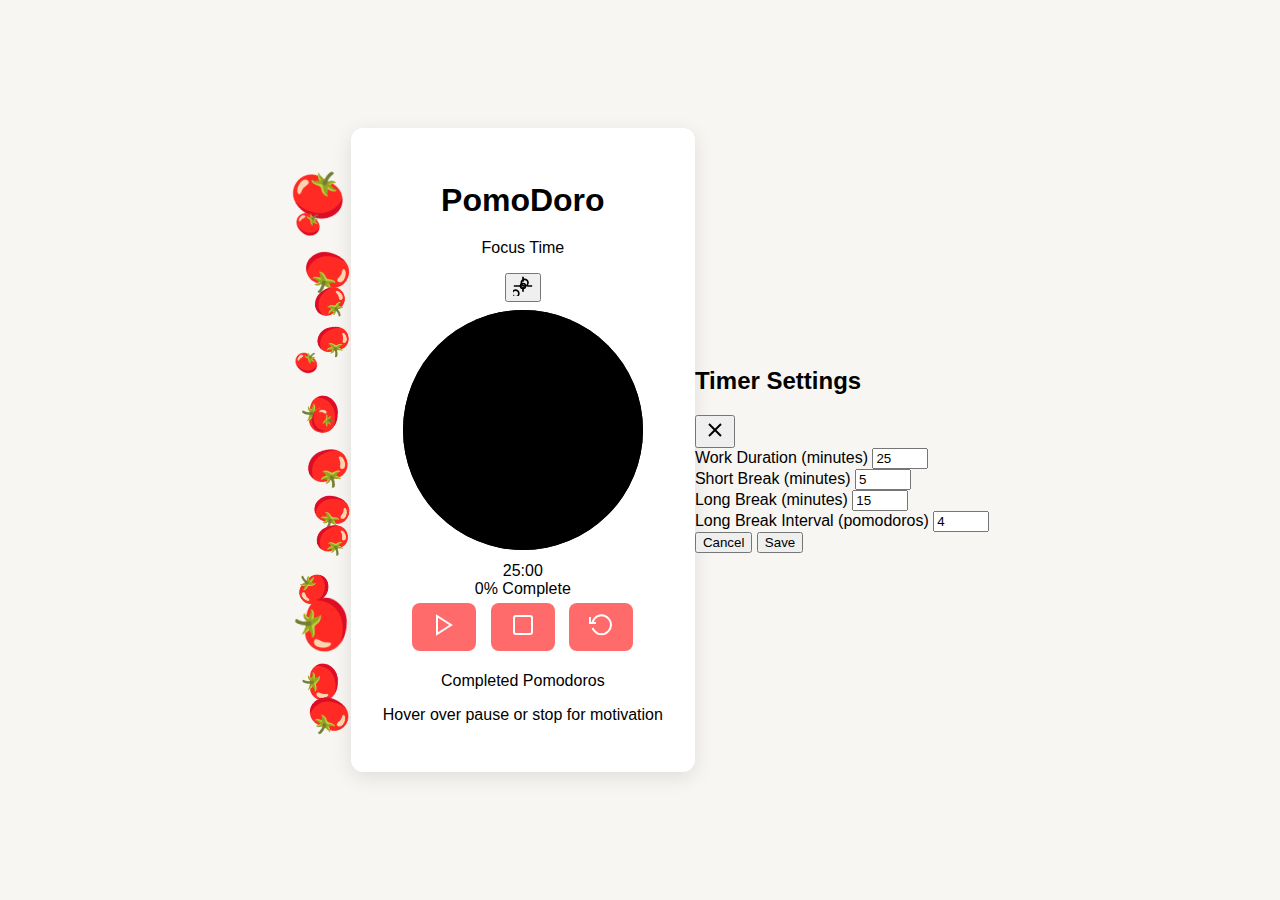
<file: index.html>
<!DOCTYPE html>
<html lang="en">
<head>
    <meta charset="UTF-8">
    <meta name="viewport" content="width=device-width, initial-scale=1.0">
    <title>Motivating Pomodoro Timer</title>
    <link rel="stylesheet" href="style.css">
</head>
<body>
    <!-- Background Tomatoes -->
    <div id="background-tomatoes"></div>
    
    <div class="container">
        <div class="timer-card">
            <!-- Header -->
            <div class="header">
                <div class="title-section">
                    <h1>PomoDoro</h1>
                    <p id="session-type">Focus Time</p>
                </div>
                <button id="settings-btn" class="settings-btn">
                    <svg width="20" height="20" viewBox="0 0 24 24" fill="none" stroke="currentColor" stroke-width="2">
                        <circle cx="12" cy="12" r="3"></circle>
                        <path d="M12 1v6m0 6v6m11-7h-6m-6 0H1m17-4a4 4 0 0 1-8 0 4 4 0 0 1 8 0zM7 21a4 4 0 0 1-8 0 4 4 0 0 1 8 0z"></path>
                    </svg>
                </button>
            </div>

            <!-- Timer Display -->
            <div class="timer-display">
                <svg class="progress-ring" width="256" height="256" viewBox="0 0 256 256">
                    <circle class="progress-ring-bg" cx="128" cy="128" r="120"></circle>
                    <circle class="progress-ring-fill" cx="128" cy="128" r="120" id="progress-circle"></circle>
                </svg>
                <div class="timer-content">
                    <div class="time-display" id="time-display">25:00</div>
                    <div class="progress-text" id="progress-text">0% Complete</div>
                </div>
            </div>

            <!-- Control Buttons -->
            <div class="controls">
                <button id="play-btn" class="control-btn">
                    <svg width="24" height="24" viewBox="0 0 24 24" fill="none" stroke="currentColor" stroke-width="2">
                        <polygon points="5,3 19,12 5,21"></polygon>
                    </svg>
                </button>
                <button id="pause-btn" class="control-btn" style="display: none;">
                    <svg width="24" height="24" viewBox="0 0 24 24" fill="none" stroke="currentColor" stroke-width="2">
                        <rect x="6" y="4" width="4" height="16"></rect>
                        <rect x="14" y="4" width="4" height="16"></rect>
                    </svg>
                </button>
                <button id="stop-btn" class="control-btn">
                    <svg width="24" height="24" viewBox="0 0 24 24" fill="none" stroke="currentColor" stroke-width="2">
                        <rect x="3" y="3" width="18" height="18" rx="2" ry="2"></rect>
                    </svg>
                </button>
                <button id="reset-btn" class="control-btn">
                    <svg width="24" height="24" viewBox="0 0 24 24" fill="none" stroke="currentColor" stroke-width="2">
                        <polyline points="1,4 1,10 7,10"></polyline>
                        <path d="M3.51,15a9,9,0,0,0,2.13,3.09,9,9,0,0,0,13.72,0,9,9,0,0,0,0-12.72,9,9,0,0,0-13.72,0L3.51,9"></path>
                    </svg>
                </button>
            </div>

            <!-- Completed Pomodoros -->
            <div class="pomodoros-section">
                <p class="pomodoros-label">Completed Pomodoros</p>
                <div class="pomodoros-display" id="pomodoros-display"></div>
            </div>

            <!-- Quote Display -->
            <div class="quote-container">
                <div class="quote-display" id="quote-display"></div>
            </div>

            <!-- Hint Text -->
            <div class="hint-text">
                <p>Hover over pause or stop for motivation</p>
            </div>
        </div>
    </div>

    <!-- Settings Modal -->
    <div id="settings-modal" class="modal">
        <div class="modal-content">
            <div class="modal-header">
                <h2>Timer Settings</h2>
                <button id="close-settings" class="close-btn">
                    <svg width="24" height="24" viewBox="0 0 24 24" fill="none" stroke="currentColor" stroke-width="2">
                        <line x1="18" y1="6" x2="6" y2="18"></line>
                        <line x1="6" y1="6" x2="18" y2="18"></line>
                    </svg>
                </button>
            </div>
            <div class="settings-form">
                <div class="form-group">
                    <label for="work-duration">Work Duration (minutes)</label>
                    <input type="number" id="work-duration" min="1" max="60" value="25">
                </div>
                <div class="form-group">
                    <label for="break-duration">Short Break (minutes)</label>
                    <input type="number" id="break-duration" min="1" max="30" value="5">
                </div>
                <div class="form-group">
                    <label for="long-break-duration">Long Break (minutes)</label>
                    <input type="number" id="long-break-duration" min="1" max="60" value="15">
                </div>
                <div class="form-group">
                    <label for="long-break-interval">Long Break Interval (pomodoros)</label>
                    <input type="number" id="long-break-interval" min="2" max="10" value="4">
                </div>
            </div>
            <div class="modal-actions">
                <button id="cancel-settings" class="btn-secondary">Cancel</button>
                <button id="save-settings" class="btn-primary">Save</button>
            </div>
        </div>
    </div>

    <script src="script.js"></script>
</body>
</html>
</file>
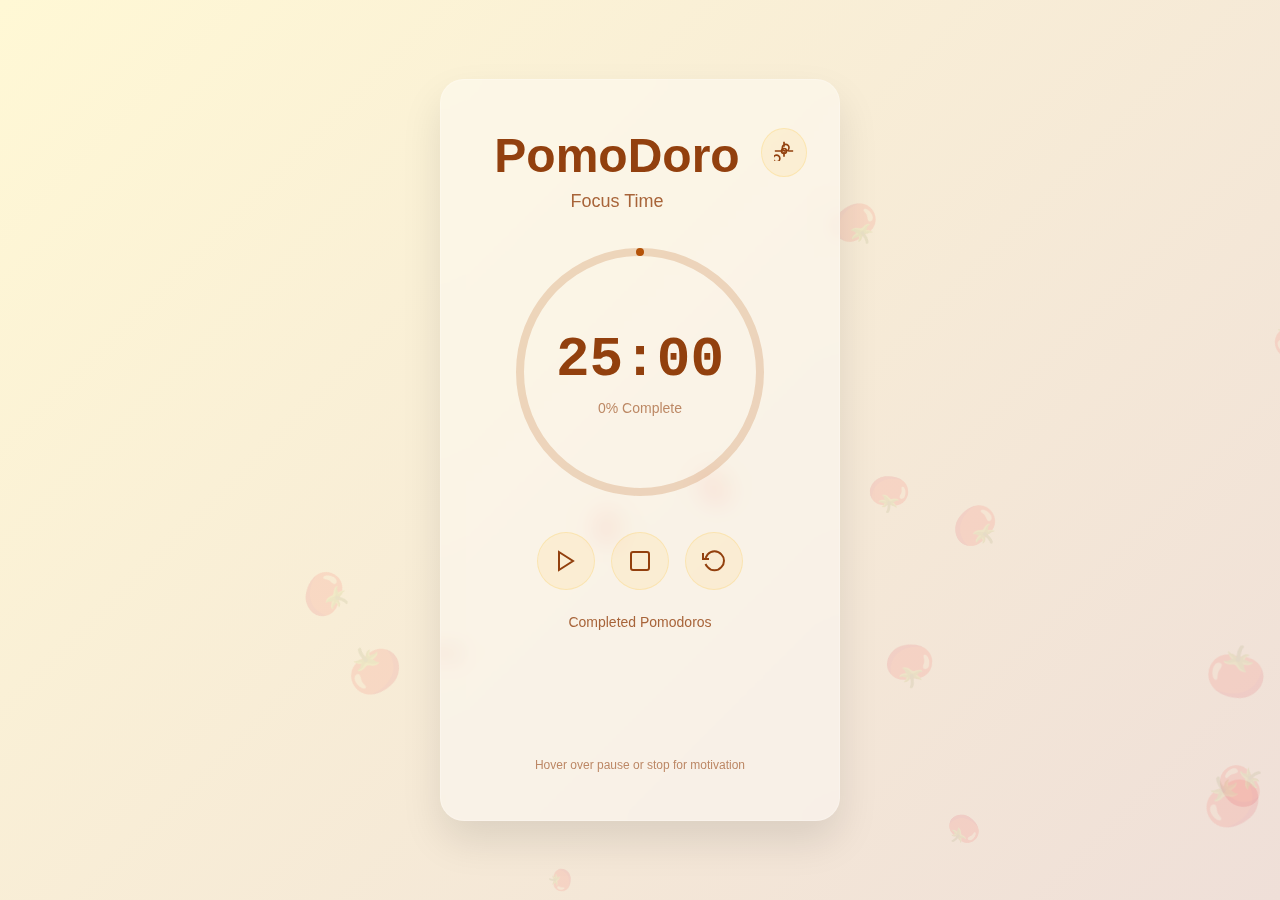
<file: project/index.html>
<!DOCTYPE html>
<html lang="en">
<head>
    <meta charset="UTF-8">
    <meta name="viewport" content="width=device-width, initial-scale=1.0">
    <title>Motivating Pomodoro Timer</title>
    <link rel="stylesheet" href="style.css">
</head>
<body>
    <!-- Background Tomatoes -->
    <div id="background-tomatoes"></div>
    
    <div class="container">
        <div class="timer-card">
            <!-- Header -->
            <div class="header">
                <div class="title-section">
                    <h1>PomoDoro</h1>
                    <p id="session-type">Focus Time</p>
                </div>
                <button id="settings-btn" class="settings-btn">
                    <svg width="20" height="20" viewBox="0 0 24 24" fill="none" stroke="currentColor" stroke-width="2">
                        <circle cx="12" cy="12" r="3"></circle>
                        <path d="M12 1v6m0 6v6m11-7h-6m-6 0H1m17-4a4 4 0 0 1-8 0 4 4 0 0 1 8 0zM7 21a4 4 0 0 1-8 0 4 4 0 0 1 8 0z"></path>
                    </svg>
                </button>
            </div>

            <!-- Timer Display -->
            <div class="timer-display">
                <svg class="progress-ring" width="256" height="256" viewBox="0 0 256 256">
                    <circle class="progress-ring-bg" cx="128" cy="128" r="120"></circle>
                    <circle class="progress-ring-fill" cx="128" cy="128" r="120" id="progress-circle"></circle>
                </svg>
                <div class="timer-content">
                    <div class="time-display" id="time-display">25:00</div>
                    <div class="progress-text" id="progress-text">0% Complete</div>
                </div>
            </div>

            <!-- Control Buttons -->
            <div class="controls">
                <button id="play-btn" class="control-btn">
                    <svg width="24" height="24" viewBox="0 0 24 24" fill="none" stroke="currentColor" stroke-width="2">
                        <polygon points="5,3 19,12 5,21"></polygon>
                    </svg>
                </button>
                <button id="pause-btn" class="control-btn" style="display: none;">
                    <svg width="24" height="24" viewBox="0 0 24 24" fill="none" stroke="currentColor" stroke-width="2">
                        <rect x="6" y="4" width="4" height="16"></rect>
                        <rect x="14" y="4" width="4" height="16"></rect>
                    </svg>
                </button>
                <button id="stop-btn" class="control-btn">
                    <svg width="24" height="24" viewBox="0 0 24 24" fill="none" stroke="currentColor" stroke-width="2">
                        <rect x="3" y="3" width="18" height="18" rx="2" ry="2"></rect>
                    </svg>
                </button>
                <button id="reset-btn" class="control-btn">
                    <svg width="24" height="24" viewBox="0 0 24 24" fill="none" stroke="currentColor" stroke-width="2">
                        <polyline points="1,4 1,10 7,10"></polyline>
                        <path d="M3.51,15a9,9,0,0,0,2.13,3.09,9,9,0,0,0,13.72,0,9,9,0,0,0,0-12.72,9,9,0,0,0-13.72,0L3.51,9"></path>
                    </svg>
                </button>
            </div>

            <!-- Completed Pomodoros -->
            <div class="pomodoros-section">
                <p class="pomodoros-label">Completed Pomodoros</p>
                <div class="pomodoros-display" id="pomodoros-display"></div>
            </div>

            <!-- Quote Display -->
            <div class="quote-container">
                <div class="quote-display" id="quote-display"></div>
            </div>

            <!-- Hint Text -->
            <div class="hint-text">
                <p>Hover over pause or stop for motivation</p>
            </div>
        </div>
    </div>

    <!-- Settings Modal -->
    <div id="settings-modal" class="modal">
        <div class="modal-content">
            <div class="modal-header">
                <h2>Timer Settings</h2>
                <button id="close-settings" class="close-btn">
                    <svg width="24" height="24" viewBox="0 0 24 24" fill="none" stroke="currentColor" stroke-width="2">
                        <line x1="18" y1="6" x2="6" y2="18"></line>
                        <line x1="6" y1="6" x2="18" y2="18"></line>
                    </svg>
                </button>
            </div>
            <div class="settings-form">
                <div class="form-group">
                    <label for="work-duration">Work Duration (minutes)</label>
                    <input type="number" id="work-duration" min="1" max="60" value="25">
                </div>
                <div class="form-group">
                    <label for="break-duration">Short Break (minutes)</label>
                    <input type="number" id="break-duration" min="1" max="30" value="5">
                </div>
                <div class="form-group">
                    <label for="long-break-duration">Long Break (minutes)</label>
                    <input type="number" id="long-break-duration" min="1" max="60" value="15">
                </div>
                <div class="form-group">
                    <label for="long-break-interval">Long Break Interval (pomodoros)</label>
                    <input type="number" id="long-break-interval" min="2" max="10" value="4">
                </div>
            </div>
            <div class="modal-actions">
                <button id="cancel-settings" class="btn-secondary">Cancel</button>
                <button id="save-settings" class="btn-primary">Save</button>
            </div>
        </div>
    </div>

    <script src="script.js"></script>
</body>
</html>
</file>
<file: style.css>
body {
    background-color: #f7f6f2;
    font-family: 'Segoe UI', sans-serif;
    display: flex;
    align-items: center;
    justify-content: center;
    height: 100vh;
    margin: 0;
  }
  
  .container {
    text-align: center;
    padding: 2rem;
    border-radius: 12px;
    background: white;
    box-shadow: 0 5px 20px rgba(0,0,0,0.1);
  }
  
  h1 {
    margin-bottom: 20px;
  }
  
  .timer {
    font-size: 60px;
    margin: 20px 0;
  }
  
  .controls button {
    padding: 10px 20px;
    margin: 5px;
    font-size: 16px;
    border: none;
    border-radius: 8px;
    background-color: #ff6b6b;
    color: white;
    cursor: pointer;
  }
  
  .controls button:hover {
    background-color: #ff4b4b;
  }
  
  #status {
    margin-top: 10px;
    font-weight: bold;
    color: #444;
  }
</file>
<file: project/style.css>
* {
    margin: 0;
    padding: 0;
    box-sizing: border-box;
}

body {
    font-family: -apple-system, BlinkMacSystemFont, 'Segoe UI', Roboto, sans-serif;
    min-height: 100vh;
    background: linear-gradient(135deg, #FFF8D5 0%, #EFDFD8 100%);
    position: relative;
    overflow-x: hidden;
}

/* Background Tomatoes */
#background-tomatoes {
    position: fixed;
    top: 0;
    left: 0;
    width: 100%;
    height: 100%;
    pointer-events: none;
    z-index: 0;
    overflow: hidden;
}

.tomato {
    position: absolute;
    opacity: 0.1;
    font-size: 30px;
    animation: bounce 4s infinite ease-in-out;
    user-select: none;
}

@keyframes bounce {
    0%, 100% { transform: translateY(0px) rotate(0deg); }
    50% { transform: translateY(-20px) rotate(180deg); }
}

/* Main Container */
.container {
    position: relative;
    z-index: 10;
    display: flex;
    align-items: center;
    justify-content: center;
    min-height: 100vh;
    padding: 1rem;
}

.timer-card {
    background: rgba(255, 255, 255, 0.4);
    backdrop-filter: blur(10px);
    border-radius: 24px;
    padding: 3rem 2rem;
    box-shadow: 0 20px 40px rgba(0, 0, 0, 0.1);
    max-width: 400px;
    width: 100%;
    border: 1px solid rgba(255, 255, 255, 0.2);
}

/* Header */
.header {
    display: flex;
    justify-content: space-between;
    align-items: flex-start;
    margin-bottom: 2rem;
}

.title-section {
    text-align: center;
    flex: 1;
}

.title-section h1 {
    font-size: 3rem;
    font-weight: bold;
    color: #92400e;
    margin-bottom: 0.5rem;
}

.title-section p {
    color: rgba(146, 64, 14, 0.8);
    font-size: 1.125rem;
}

.settings-btn {
    background: rgba(251, 191, 36, 0.1);
    border: 1px solid rgba(251, 191, 36, 0.2);
    color: #92400e;
    padding: 0.75rem;
    border-radius: 50%;
    cursor: pointer;
    transition: all 0.3s ease;
}

.settings-btn:hover {
    background: rgba(251, 191, 36, 0.2);
    transform: scale(1.1);
}

/* Timer Display */
.timer-display {
    position: relative;
    display: flex;
    align-items: center;
    justify-content: center;
    margin-bottom: 2rem;
}

.progress-ring {
    transform: rotate(-90deg);
}

.progress-ring-bg {
    fill: none;
    stroke: rgba(180, 83, 9, 0.2);
    stroke-width: 8;
}

.progress-ring-fill {
    fill: none;
    stroke: #B45309;
    stroke-width: 8;
    stroke-linecap: round;
    stroke-dasharray: 754;
    stroke-dashoffset: 754;
    transition: stroke-dashoffset 1s ease-in-out;
}

.timer-content {
    position: absolute;
    text-align: center;
}

.time-display {
    font-size: 3.5rem;
    font-family: 'Courier New', monospace;
    font-weight: bold;
    color: #92400e;
    margin-bottom: 0.5rem;
}

.progress-text {
    color: rgba(146, 64, 14, 0.6);
    font-size: 0.875rem;
}

/* Controls */
.controls {
    display: flex;
    justify-content: center;
    gap: 1rem;
    margin-bottom: 1.5rem;
}

.control-btn {
    background: rgba(251, 191, 36, 0.1);
    border: 1px solid rgba(251, 191, 36, 0.2);
    color: #92400e;
    padding: 1rem;
    border-radius: 50%;
    cursor: pointer;
    transition: all 0.3s ease;
    display: flex;
    align-items: center;
    justify-content: center;
}

.control-btn:hover {
    background: rgba(251, 191, 36, 0.2);
    transform: scale(1.1);
}

/* Pomodoros Section */
.pomodoros-section {
    text-align: center;
    margin-bottom: 1.5rem;
}

.pomodoros-label {
    color: rgba(146, 64, 14, 0.8);
    font-size: 0.875rem;
    margin-bottom: 0.5rem;
}

.pomodoros-display {
    display: flex;
    justify-content: center;
    gap: 0.5rem;
    flex-wrap: wrap;
}

.pomodoro-dot {
    width: 12px;
    height: 12px;
    background: #D97706;
    border-radius: 50%;
    opacity: 0.8;
}

.pomodoro-count {
    color: rgba(146, 64, 14, 0.8);
    font-size: 0.875rem;
    margin-left: 0.5rem;
}

/* Quote Container */
.quote-container {
    height: 80px;
    display: flex;
    align-items: center;
    justify-content: center;
    margin-bottom: 1rem;
}

.quote-display {
    background: rgba(255, 255, 255, 0.3);
    backdrop-filter: blur(10px);
    border-radius: 12px;
    padding: 1rem;
    border: 1px solid rgba(255, 255, 255, 0.2);
    opacity: 0;
    transform: translateY(16px);
    transition: all 0.5s ease;
    max-width: 320px;
}

.quote-display.show {
    opacity: 1;
    transform: translateY(0);
}

.quote-display p {
    color: #92400e;
    font-size: 0.875rem;
    font-weight: 500;
    font-style: italic;
    text-align: center;
    line-height: 1.4;
}

/* Hint Text */
.hint-text {
    text-align: center;
}

.hint-text p {
    color: rgba(146, 64, 14, 0.6);
    font-size: 0.75rem;
}

/* Modal */
.modal {
    display: none;
    position: fixed;
    top: 0;
    left: 0;
    width: 100%;
    height: 100%;
    background: rgba(0, 0, 0, 0.5);
    backdrop-filter: blur(4px);
    z-index: 50;
    align-items: center;
    justify-content: center;
    padding: 1rem;
}

.modal.show {
    display: flex;
}

.modal-content {
    background: white;
    border-radius: 16px;
    padding: 1.5rem;
    max-width: 400px;
    width: 100%;
    box-shadow: 0 25px 50px rgba(0, 0, 0, 0.25);
    border: 1px solid rgba(251, 191, 36, 0.2);
}

.modal-header {
    display: flex;
    justify-content: space-between;
    align-items: center;
    margin-bottom: 1.5rem;
}

.modal-header h2 {
    font-size: 1.5rem;
    font-weight: bold;
    color: #92400e;
}

.close-btn {
    background: none;
    border: none;
    color: #D97706;
    cursor: pointer;
    padding: 0.25rem;
    transition: color 0.3s ease;
}

.close-btn:hover {
    color: #92400e;
}

/* Settings Form */
.settings-form {
    margin-bottom: 1.5rem;
}

.form-group {
    margin-bottom: 1rem;
}

.form-group label {
    display: block;
    font-size: 0.875rem;
    font-weight: 500;
    color: #92400e;
    margin-bottom: 0.5rem;
}

.form-group input {
    width: 100%;
    padding: 0.75rem;
    border: 1px solid rgba(251, 191, 36, 0.3);
    border-radius: 8px;
    background: rgba(254, 243, 199, 0.5);
    color: #92400e;
    font-size: 1rem;
    transition: all 0.3s ease;
}

.form-group input:focus {
    outline: none;
    border-color: #F59E0B;
    box-shadow: 0 0 0 3px rgba(245, 158, 11, 0.1);
}

/* Modal Actions */
.modal-actions {
    display: flex;
    gap: 0.75rem;
}

.btn-secondary, .btn-primary {
    flex: 1;
    padding: 0.75rem 1rem;
    border-radius: 8px;
    font-size: 0.875rem;
    font-weight: 500;
    cursor: pointer;
    transition: all 0.3s ease;
    border: none;
}

.btn-secondary {
    background: rgba(251, 191, 36, 0.1);
    color: #A16207;
}

.btn-secondary:hover {
    background: rgba(251, 191, 36, 0.2);
}

.btn-primary {
    background: #D97706;
    color: white;
}

.btn-primary:hover {
    background: #B45309;
}

/* Responsive Design */
@media (max-width: 480px) {
    .timer-card {
        padding: 2rem 1.5rem;
    }
    
    .title-section h1 {
        font-size: 2.5rem;
    }
    
    .time-display {
        font-size: 3rem;
    }
    
    .controls {
        gap: 0.75rem;
    }
    
    .control-btn {
        padding: 0.875rem;
    }
}
</file>
